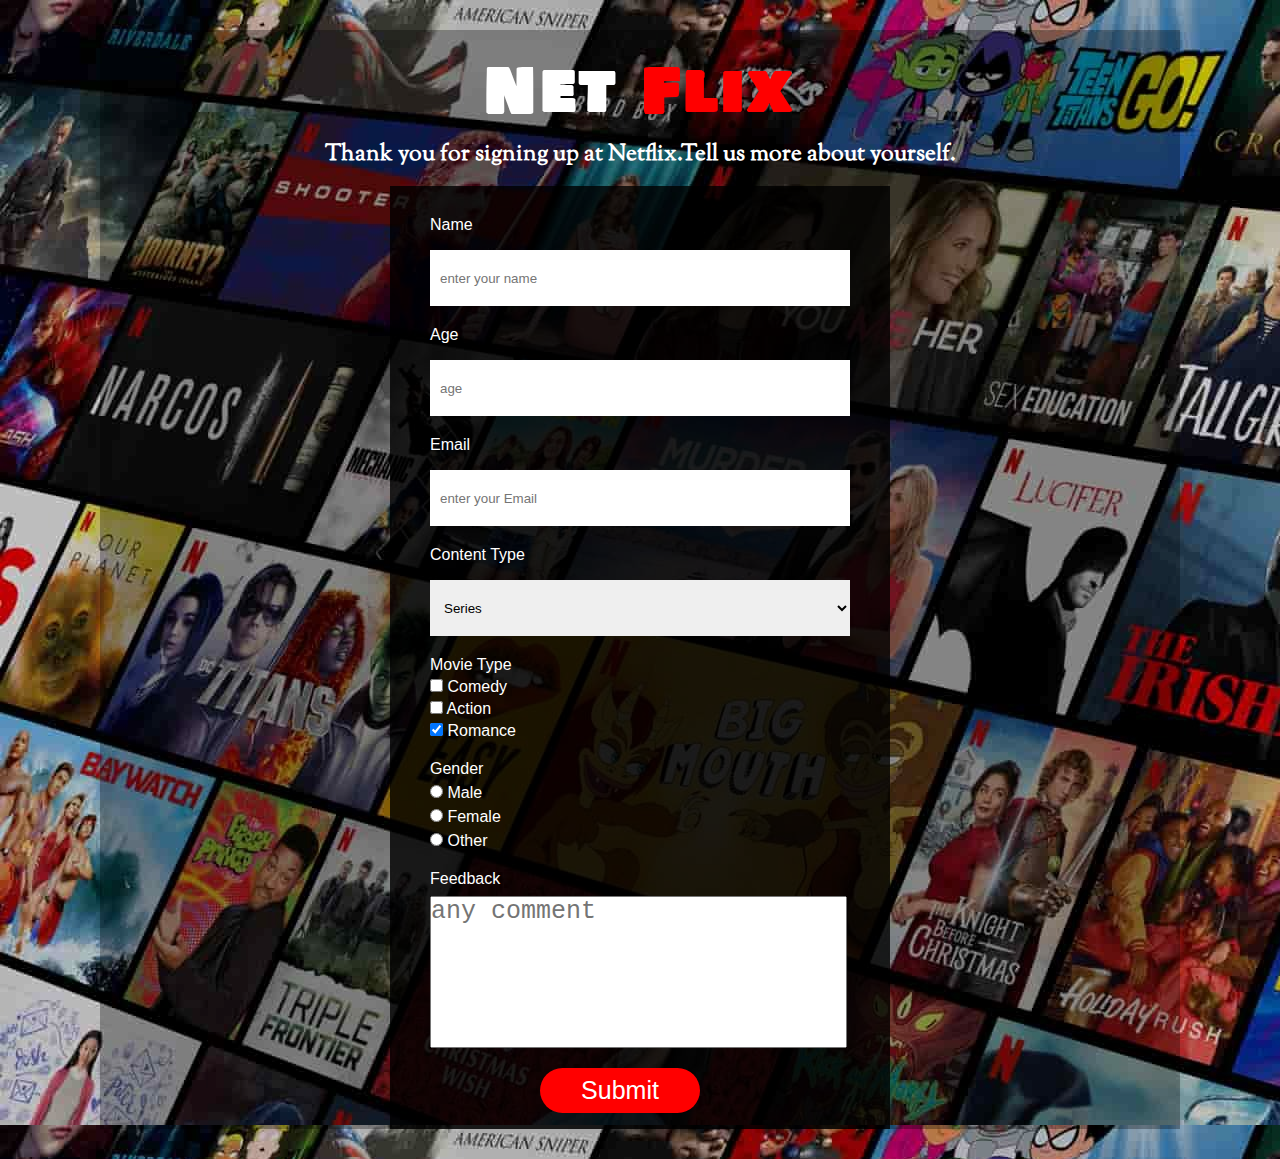
<file: index.html>
<!DOCTYPE html>
<html lang="en">

<head>
    <meta charset="UTF-8" />
    <meta name="viewport" content="width=device-width, initial-scale=1.0" />
    <title>Survey Form</title>
    <link rel="stylesheet" href="index.css" />
    <link href="https://fonts.googleapis.com/css2?family=Bowlby+One+SC&family=Sorts+Mill+Goudy&display=swap"
        rel="stylesheet" />
</head>

<body>
    <div id="container">
        <h1 id="title">Net <span>Flix</span></h1>

        <h3 id="description">Thank you for signing up at Netflix.Tell us more about yourself.</h3>

        <form action="result.html" id="survey-form" method="GET" name="form" target="_blank">
            <div class="box">
                <label for="name" id="name-label">Name</label><br />
                <input type="text" name="name" id="name" placeholder="enter your name" required /><br />
            </div>
            <div class="box">
                <label for="number" id="number-label">Age</label><br />
                <input type="number" name="age" id="number" placeholder="age" min="18" max="99" required />
            </div>

            <div class="box">
                <label for="email" id="email-label">Email</label><br />
                <input type="email" name="mail" id="email" placeholder="enter your Email" required />
            </div>

            <div class="box">
                <label for="dropdown" id="dropdown-label">Content Type</label><br />
                <select name="content" id="dropdown">
                    <option value="movie">Movie</option>
                    <option value="series" selected>Series</option>
                </select>
            </div>
            <div class="box">
                <label id="checkbox">Movie Type</label><br />
                <label for="first-check"><input type="checkbox" name="movie1" id="first-check" value="Comedy" />
                    Comedy</label><br />
                <label for="second-check"><input type="checkbox" name="movie2" id="second-check" value="Action" />
                    Action</label><br />
                <label for="third-check"><input type="checkbox" name="movie3" id="third-check" value="Romance"
                        checked />
                    Romance</label><br />
            </div>

            <div class="box">
                <label id="radiobutton"> Gender</label><br />
                <label><input type="radio" name="gender" id="first-radio" value="male" /> Male</label><br />
                <label><input type="radio" name="gender" id="second-radio" value="female" /> Female</label><br />
                <label><input type="radio" name="gender" id="third-radio" value="other" /> Other</label><br />
            </div>

            <div class="box box-textarea">
                <label for="feedback" id="feed-label">Feedback</label><br />
                <textarea name="message" id="feedback" cols="50" rows="10" placeholder="any comment"
                    style="resize: none"></textarea>
            </div>
            <input type="submit" value="Submit" id="submit" />
        </form>
    </div>
</body>

</html>
</file>
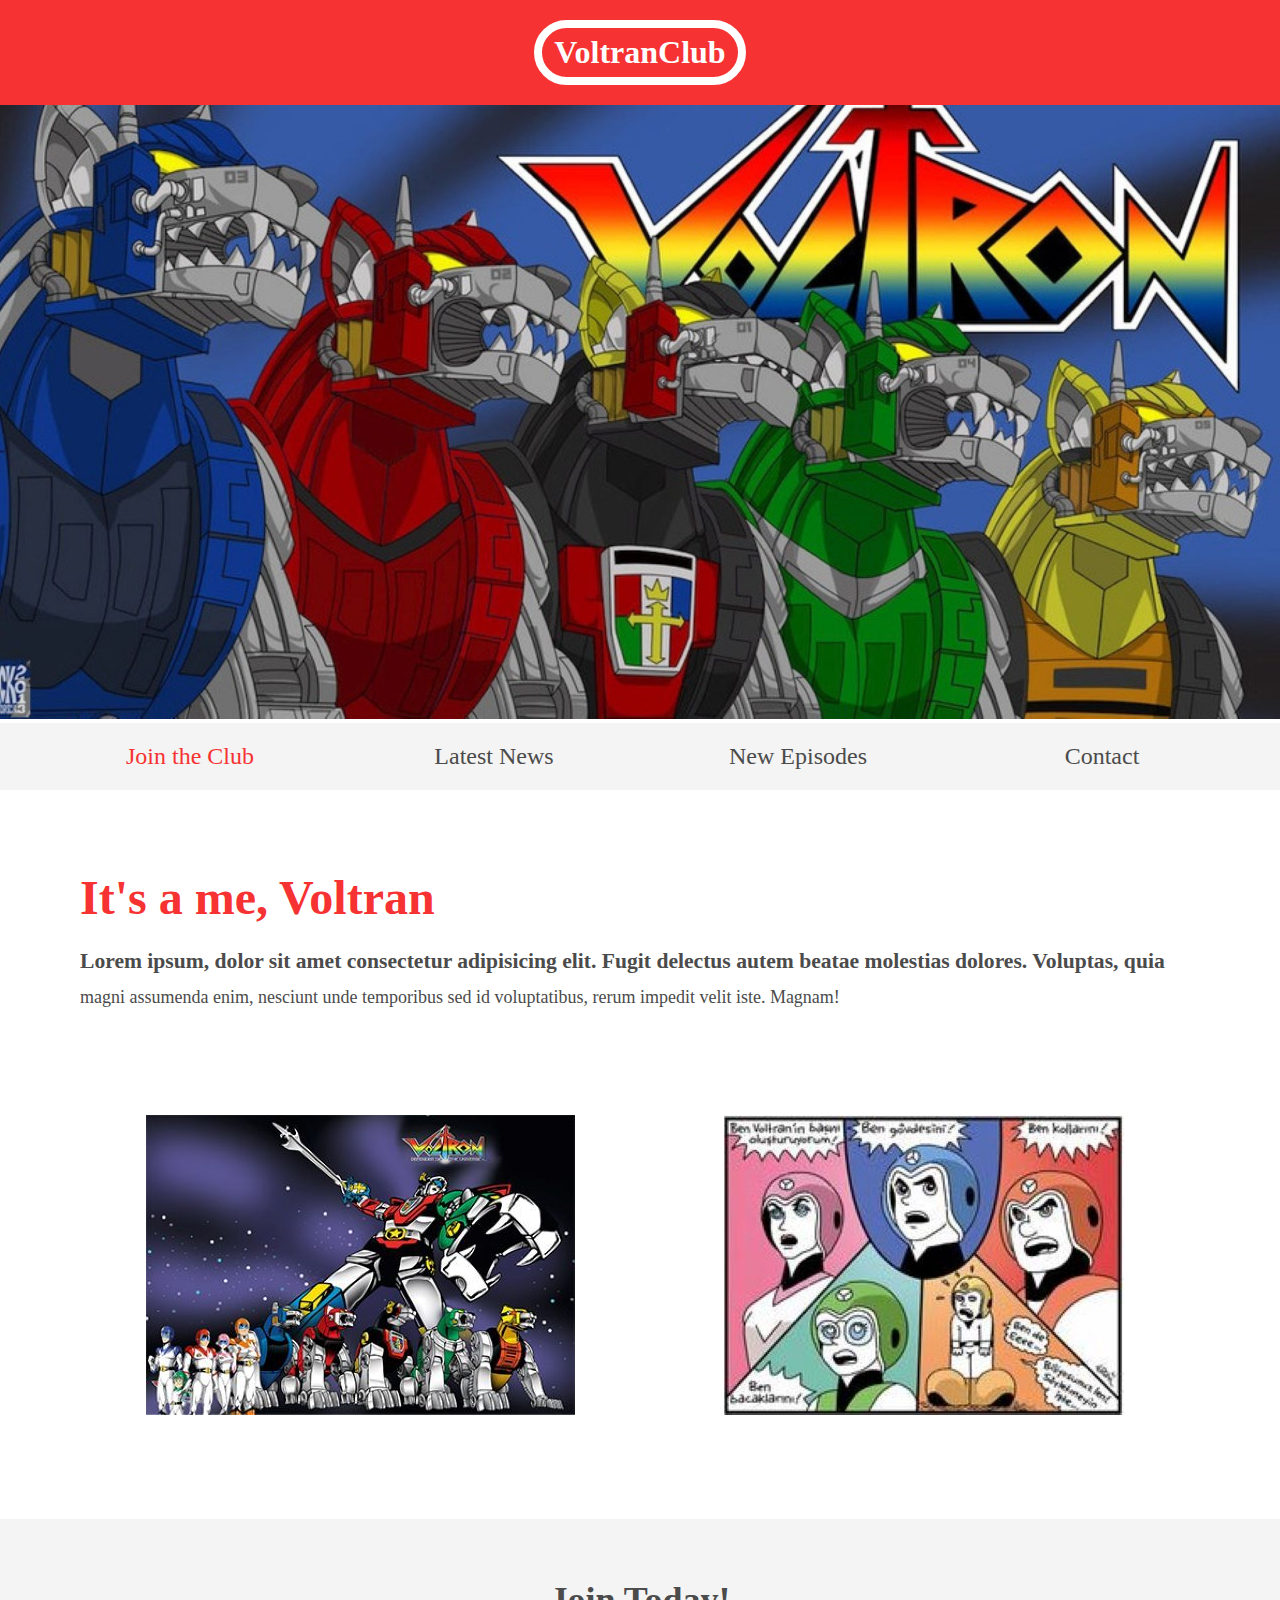
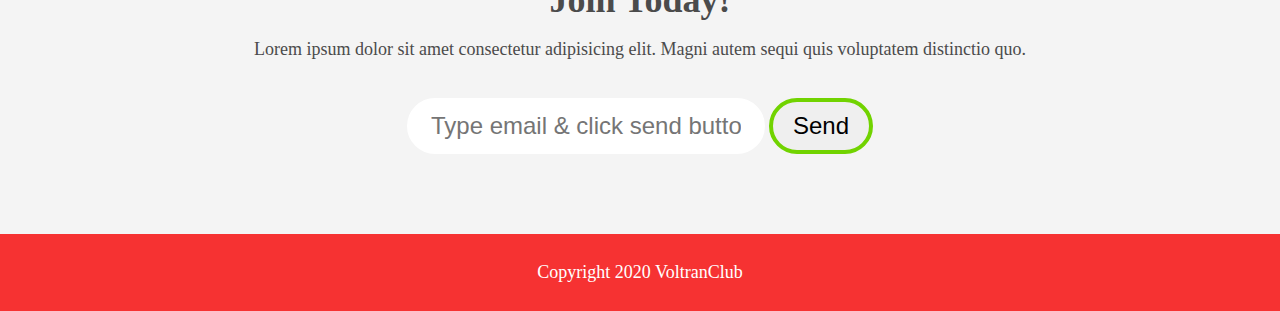
<file: html-css/hands-on/HTML-SEMANTIC/index.html>
<!DOCTYPE html>
<html lang="en">
  <head>
    <meta charset="UTF-8" />
    <meta name="viewport" content="width=device-width, initial-scale=1.0" />
    <title>VoltranClub</title>
    <link rel="stylesheet" href="index.css" />
  </head>
  <body>
    <!-- header>h1 -->
    <header>
      <h1>VoltranClub</h1>
    </header>
    <!-- section.banner>img -->
    <section class="banner">
      <img src="./images/voltran.jpg" alt="VoltranClub Welcome banner" />
    </section>
    <!-- nav.main-nav>ul>li*4>a -->
    <nav class="main-nav">
      <ul>
        <li><a href="#" class="join">Join the Club</a></li>
        <li><a href="#">Latest News</a></li>
        <li><a href="#">New Episodes</a></li>
        <li><a href="#">Contact</a></li>
      </ul>
    </nav>
    <!-- main>(article>h2+p)+ul.images>li*2>img -->
    <main>
      <article>
        <h2>It's a me, Voltran</h2>
        <p>
          Lorem ipsum, dolor sit amet consectetur adipisicing elit. Fugit
          delectus autem beatae molestias dolores. Voluptas, quia magni
          assumenda enim, nesciunt unde temporibus sed id voluptatibus, rerum
          impedit velit iste. Magnam!
        </p>
      </article>
      <ul class="images">
        <li><img src="./images/voltran2.jpg" alt="Voltran thumbnail" /></li>
        <li><img src="./images/voltran3.jpg" alt="Voltran thumbnail" /></li>
      </ul>
    </main>
    <!-- section.join>h2+p+form>input[type=email]+input -->
    <section class="join">
      <h2>Join Today!</h2>
      <p>
        Lorem ipsum dolor sit amet consectetur adipisicing elit. Magni autem
        sequi quis voluptatem distinctio quo.
      </p>
      <form action="xxxx">
        <input
          type="email"
          name="email"
          placeholder="Type email & click send button"
          required
        />
        <input type="submit" value="Send" />
      </form>
    </section>
    <!-- footer>p.copyright -->
    <footer>
      <p class="copyright">Copyright 2020 VoltranClub</p>
    </footer>
  </body>
</html>
</file>
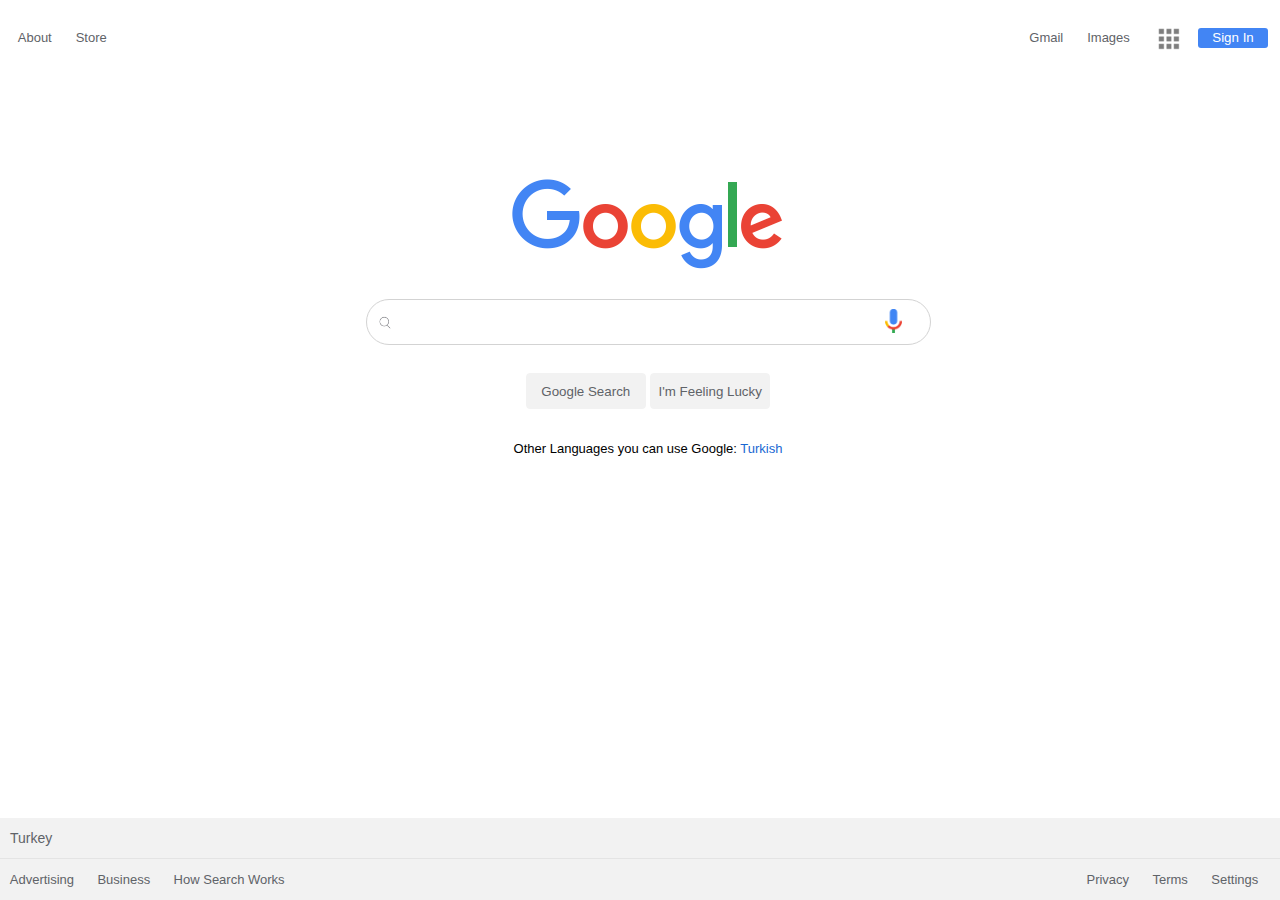
<file: html-css/projects/002-Google Landing Page/index.html>
<!DOCTYPE html>
<html lang="en">
<head>
    <meta charset="UTF-8">
    <meta name="viewport" content="width=device-width, initial-scale=1.0">
    <title>Google Landing Page</title>
    <link rel="stylesheet" href="index.css">
    <link rel="shortcut icon" href="./images/gfavicon.png" type="image/png">
</head>
<body>
    <header class="clearfix">
        <ul class="header-left">
            <li><a href="#">About</a></li>
            <li><a href="#">Store</a></li>
        </ul>
        <ul class="header-right">
            <li> <a href="#">Gmail</a> </li>
            <li> <a href="#">Images</a> </li>
            <li> <a href="#"> <img src="./images/appicon.png" alt="Application-Image" id="appicon"> </a> </li>
            <li> <button id="sign-in-btn">Sign In</button> </li>
        </ul>
    </header>
    <main>
        <img id="google-logo" src="./images/googlelogo.png" alt="google-logo">
        <div class="searchbar">
            <img id="mag" src="./images/magnifying_glass.jpg" alt="magnify-glass">
            <input id="search" type="search" name="search">
            <img id="microphone" src="./images/google_microphone.png" alt="microphone">
        </div>
        <div class="btn-container">
            <button id="btn1" type="button" name="button">Google Search</button>
            <button id="btn2" type="button" name="button">I'm Feeling Lucky</button>
        </div>
        <div class="lang">
            <p id="language">Other Languages you can use Google: <a href="#">Turkish</a> </p>
        </div>
    </main>
    <footer>
        <div class="country">Turkey</div>
        <ul class="footer-left">
            <li><a href="#">Advertising</a></li>
            <li><a href="#">Business</a></li>
            <li><a href="#">How Search Works</a></li>
        </ul>
        <ul class="footer-right">
            <li><a href="#">Privacy</a></li>
            <li><a href="#">Terms</a></li>
            <li><a href="#">Settings</a></li>
        </ul>
    </footer>
</body>
</html>
</file>
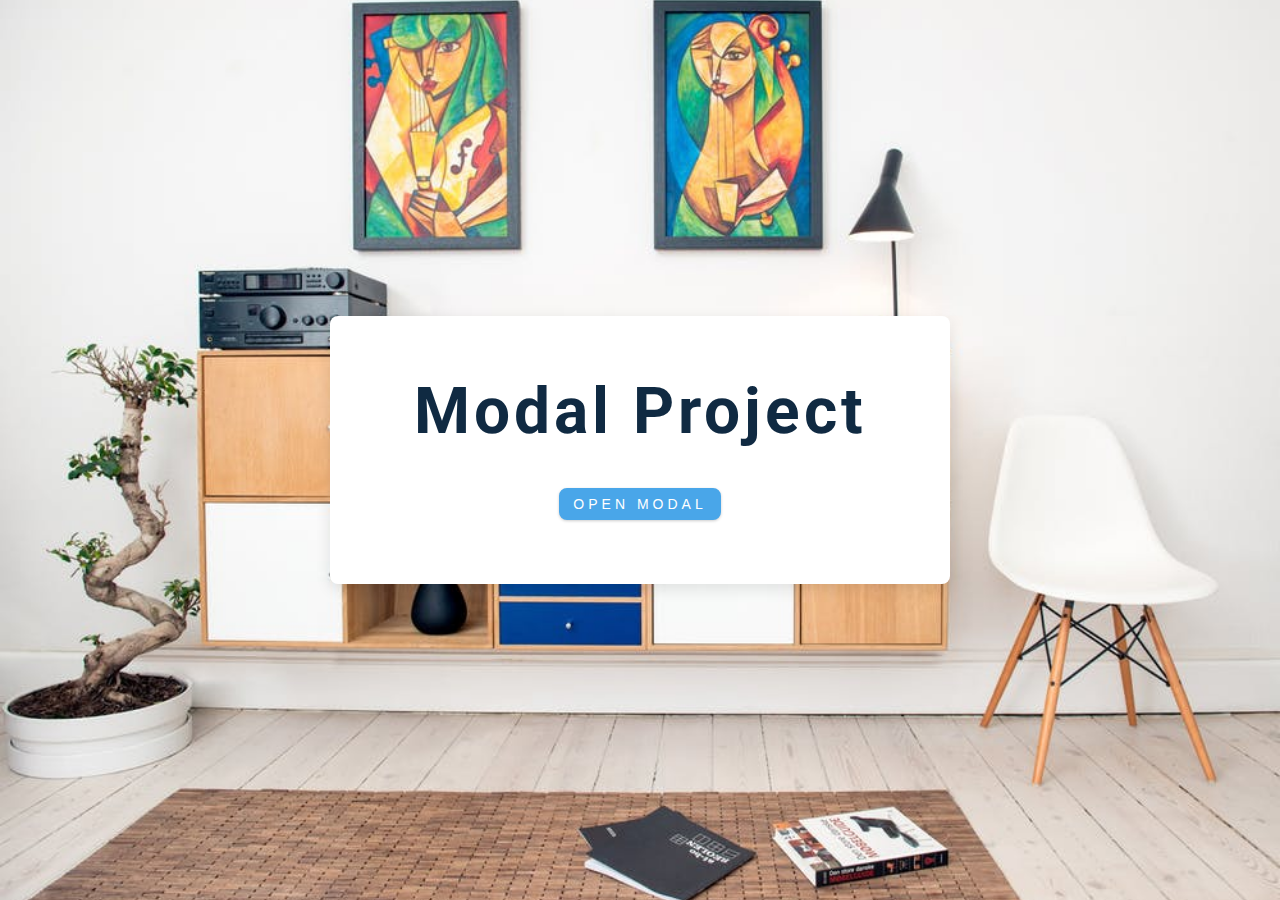
<file: javascript/hands-on/Modal/index.html>
<!DOCTYPE html>
<html lang="en">
  <head>
    <meta charset="UTF-8" />
    <meta name="viewport" content="width=device-width, initial-scale=1.0" />
    <title>Modal</title>
    <!-- font-awesome -->
    <link
      rel="stylesheet"
      href="https://cdnjs.cloudflare.com/ajax/libs/font-awesome/5.14.0/css/all.min.css"
    />
    <!-- styles -->
    <link rel="stylesheet" href="styles.css" />
  </head>
  <body>
    <!-- hero -->
    <header class="hero">
      <div class="banner">
        <h1>modal project</h1>
        <button class="btn modal-btn">
          open modal
        </button>
      </div>
    </header>
    <!-- modal -->
    <div class="modal-overlay">
      <div class="modal-container">
        <h3>modal content</h3>
        <button class="close-btn"><i class="fas fa-times"></i></button>
      </div>
    </div>
    <!-- javascript -->
    <script src="app.js"></script>
  </body>
</html>
</file>
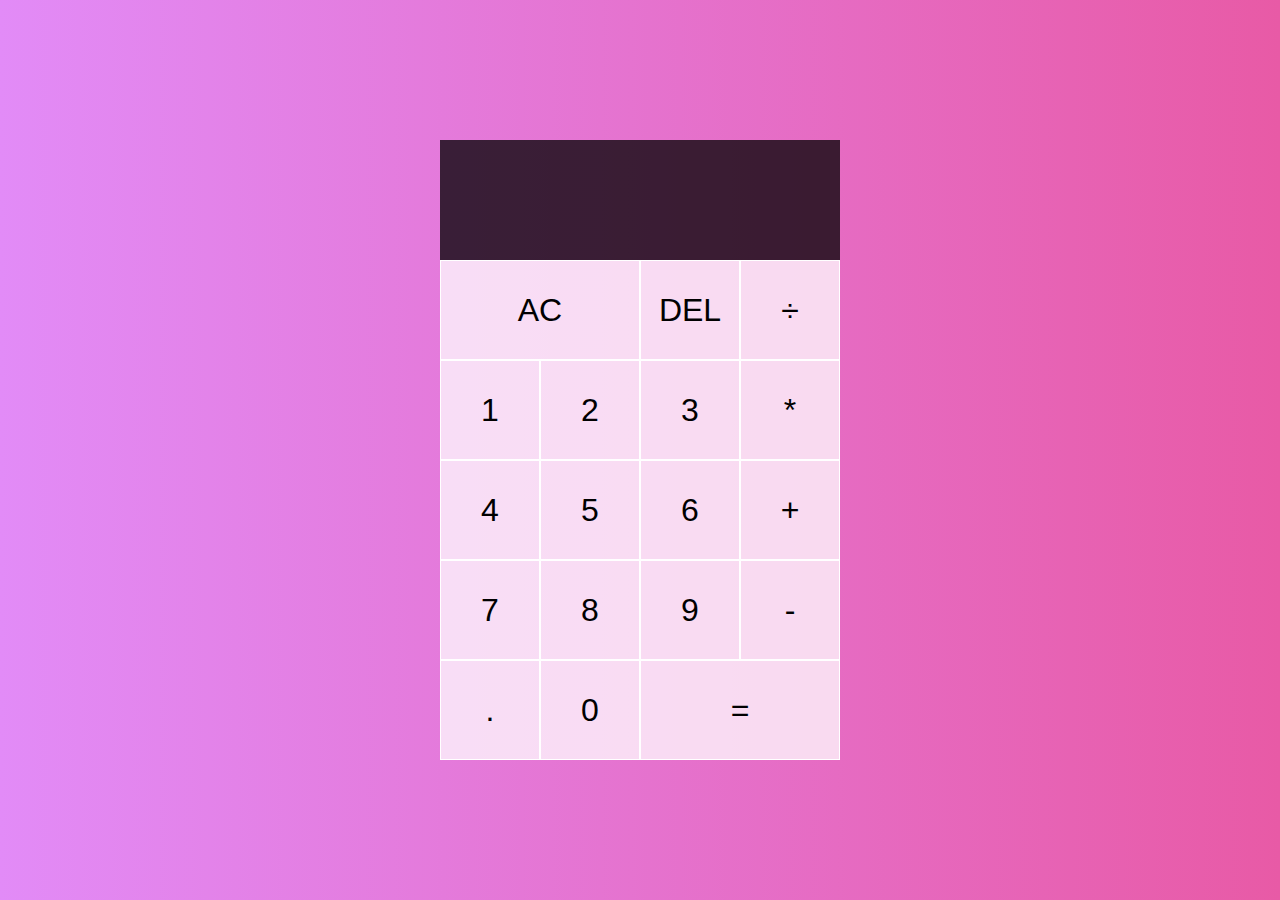
<file: javascript/projects/Calculator/index.html>
<!DOCTYPE html>
<html lang="en">
  <head>
    <meta charset="UTF-8" />
    <meta name="viewport" content="width=device-width, initial-scale=1.0" />
    <meta http-equiv="X-UA-Compatible" content="ie=edge" />
    <title>Calculator</title>
    <link href="style.css" rel="stylesheet" />
    <script src="index.js" defer></script>
  </head>
  <body>
    <div class="calculator-grid">
      <div class="output">
        <div data-previous-operand class="previous-operand"></div>
        <div data-current-operand class="current-operand"></div>
      </div>
      <button data-all-clear class="span-two">AC</button>
      <button data-delete>DEL</button>
      <button data-operation>÷</button>
      <button data-number>1</button>
      <button data-number>2</button>
      <button data-number>3</button>
      <button data-operation>*</button>
      <button data-number>4</button>
      <button data-number>5</button>
      <button data-number>6</button>
      <button data-operation>+</button>
      <button data-number>7</button>
      <button data-number>8</button>
      <button data-number>9</button>
      <button data-operation>-</button>
      <button data-number>.</button>
      <button data-number>0</button>
      <button data-equals class="span-two">=</button>
    </div>
  </body>
</html>
</file>
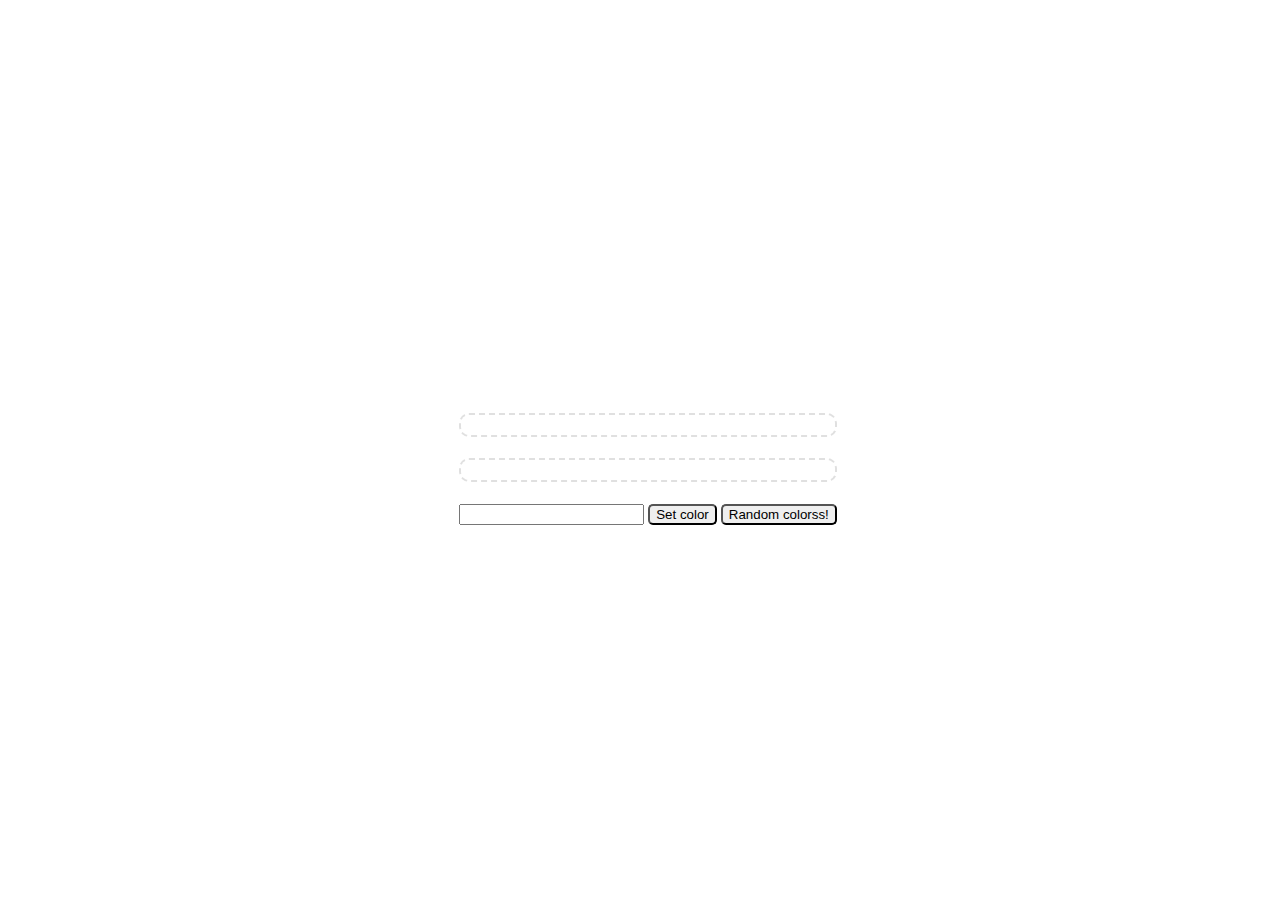
<file: javascript/projects/color changer/index.html>
<!DOCTYPE html>
<html lang="en">
  <head>
    <meta charset="UTF-8" />
    <meta name="viewport" content="width=device-width, initial-scale=1.0" />

    <link rel="stylesheet" href="styles.css" />
    <!-- styles -->
  </head>
  <body>
    <div class="container">
      <div class="content">
        <h1 class="color-label" id="colorName"></h1>
        <h1 class="color-label" id="colorDesc"></h1>

        <input class="colorInput" />
        <button class="button" id="setColorButton">Set color</button>
        <button class="button" id="randomColorButton">Random colorss!</button>
      </div>
    </div>
    <!-- javascript -->
    <script src="index.js"></script>
  </body>
</html>
</file>
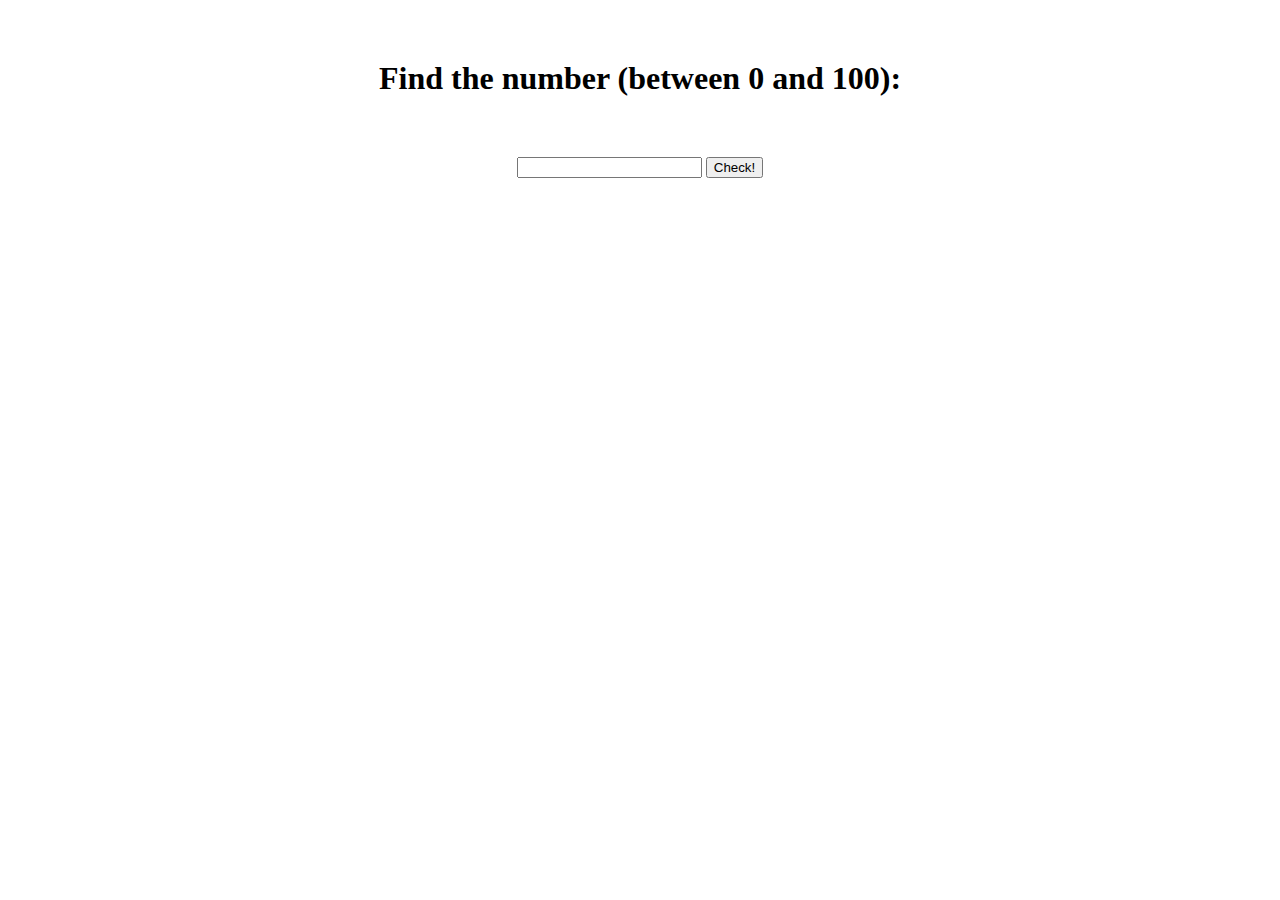
<file: javascript/projects/Find Number/index.html>
<!DOCTYPE html>
<html lang="en">
<head>
    <meta charset="UTF-8">
    <meta name="viewport" content="width=device-width, initial-scale=1.0">
    <title>find the number!</title>
    <link rel="stylesheet" type="text/css" href="style.css" />
</head>
<body>
    <h1 id="wstep">Find the number (between 0 and 100):</h1>
    <input id="nr_game" />
    <button id="check_it">Check!</button>
    <h2 id="answer"></h2>
    <div id="count_it"></div>
    <script src="index.js"></script>
</body>
</html>
</file>
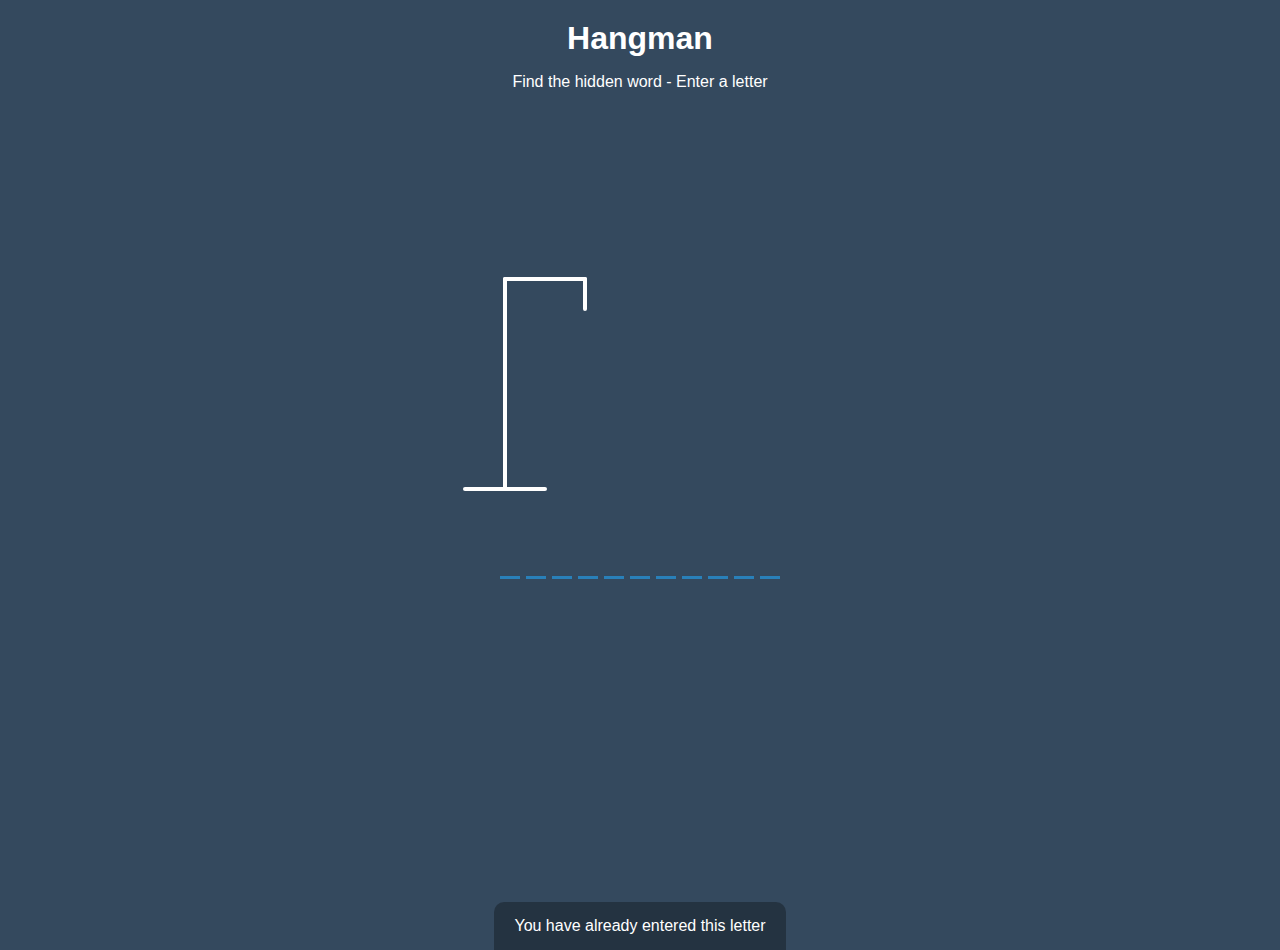
<file: javascript/projects/Hangman/index.html>
<!DOCTYPE html>
<html lang="en">
  <head>
    <meta charset="UTF-8" />
    <meta name="viewport" content="width=device-width, initial-scale=1.0" />
    <meta http-equiv="X-UA-Compatible" content="ie=edge" />
    <link rel="stylesheet" href="style.css" />
    <title>Hangman</title>
  </head>
  <body>
    <h1>Hangman</h1>
    <p>Find the hidden word - Enter a letter</p>
    <div class="game-container">
      <svg height="250" width="200" class="figure-container">
        <!-- Rod -->
        <line x1="60" y1="20" x2="140" y2="20" />
        <line x1="140" y1="20" x2="140" y2="50" />
        <line x1="60" y1="20" x2="60" y2="230" />
        <line x1="20" y1="230" x2="100" y2="230" />

        <!-- Head -->
        <circle cx="140" cy="70" r="20" class="figure-part" />
        <!-- Body -->
        <line x1="140" y1="90" x2="140" y2="150" class="figure-part" />
        <!-- Arms -->
        <line x1="140" y1="120" x2="120" y2="100" class="figure-part" />
        <line x1="140" y1="120" x2="160" y2="100" class="figure-part" />
        <!-- Legs -->
        <line x1="140" y1="150" x2="120" y2="180" class="figure-part" />
        <line x1="140" y1="150" x2="160" y2="180" class="figure-part" />
      </svg>

      <div class="wrong-letters-container">
        <div id="wrong-letters"></div>
      </div>

      <div class="word" id="word"></div>
    </div>

    <!-- Container for final message -->
    <div class="popup-container" id="popup-container">
      <div class="popup">
        <h2 id="final-message"></h2>
        <h3 id="final-message-reveal-word"></h3>
        <button id="play-button">Play Again</button>
      </div>
    </div>

    <!-- Notification -->
    <div class="notification-container" id="notification-container">
      <p>You have already entered this letter</p>
    </div>

    <script src="script.js"></script>
  </body>
</html>
</file>
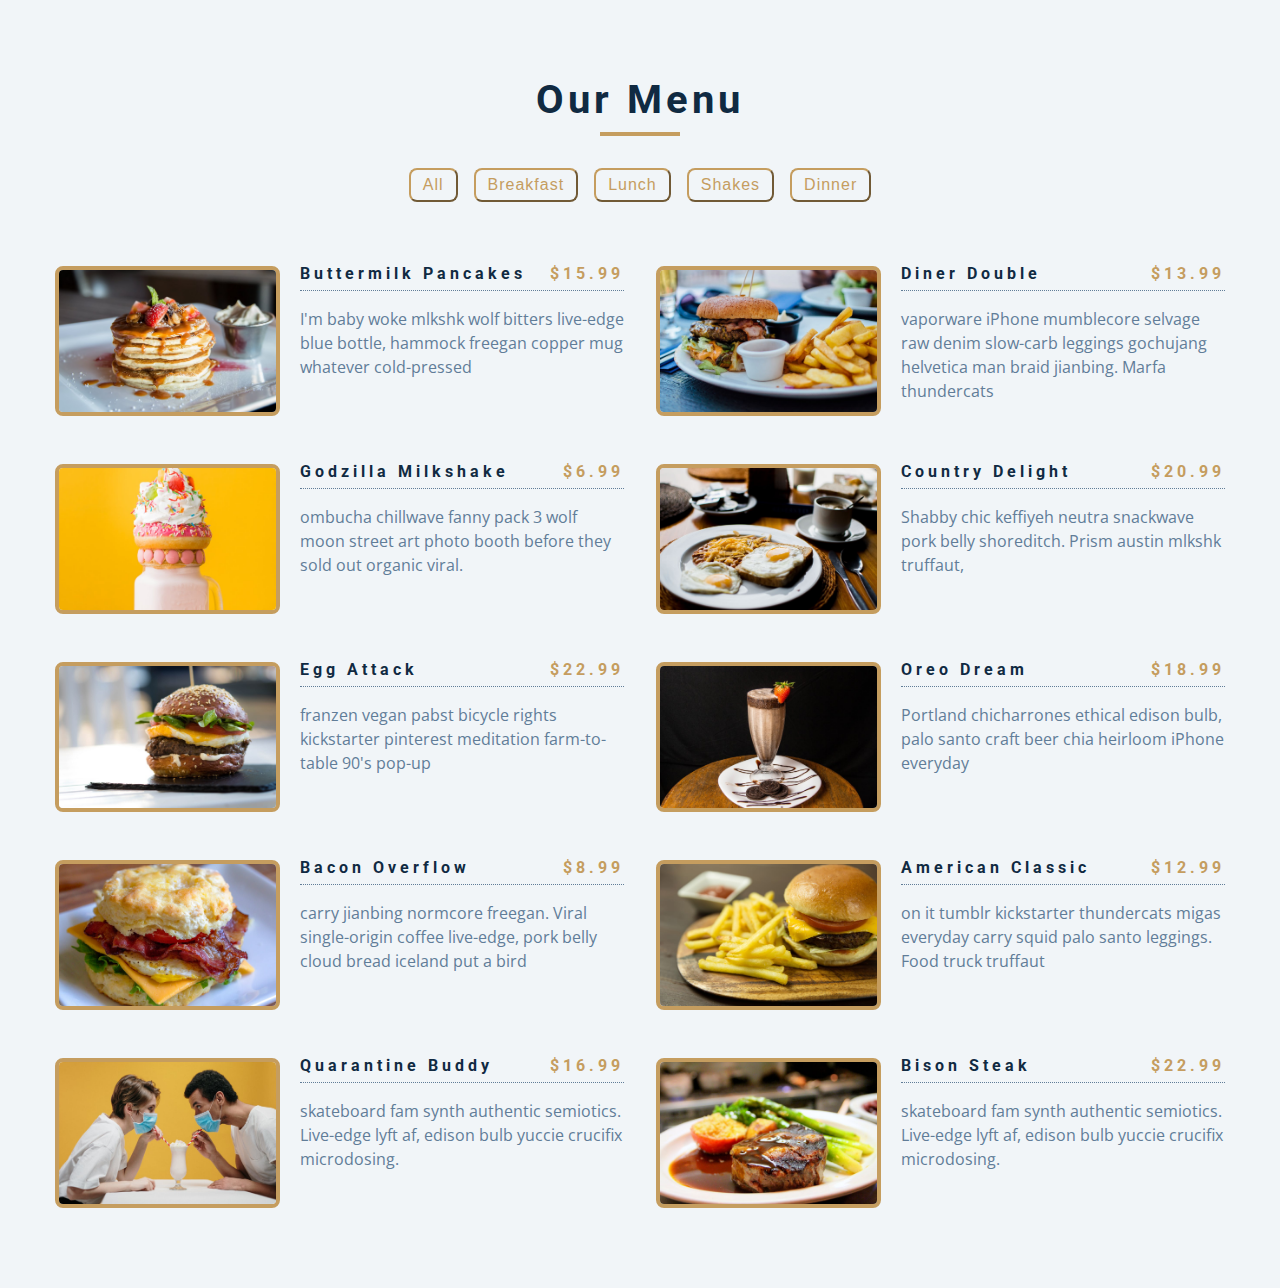
<file: javascript/projects/Menu List/index.html>
<!DOCTYPE html>
<html lang="en">
  <head>
    <meta charset="UTF-8" />
    <meta name="viewport" content="width=device-width, initial-scale=1.0" />
    <title>Menu</title>
    <!-- font-awesome -->
    <link
      rel="stylesheet"
      href="https://cdnjs.cloudflare.com/ajax/libs/font-awesome/5.14.0/css/all.min.css"
    />
    <!-- styles -->
    <link rel="stylesheet" href="styles.css" />
  </head>
  <body>
    <section class="menu">
      <!-- title -->
      <div class="title">
        <h2>our menu</h2>
        <div class="underline"></div>
      </div>

      <!-- filter buttons -->
      <div class="btn-container"></div>

      <!-- menu items -->
      <div class="section-center"></div>
    </section>
    <!-- javascript -->
    <script src="index.js"></script>
  </body>
</html>
</file>
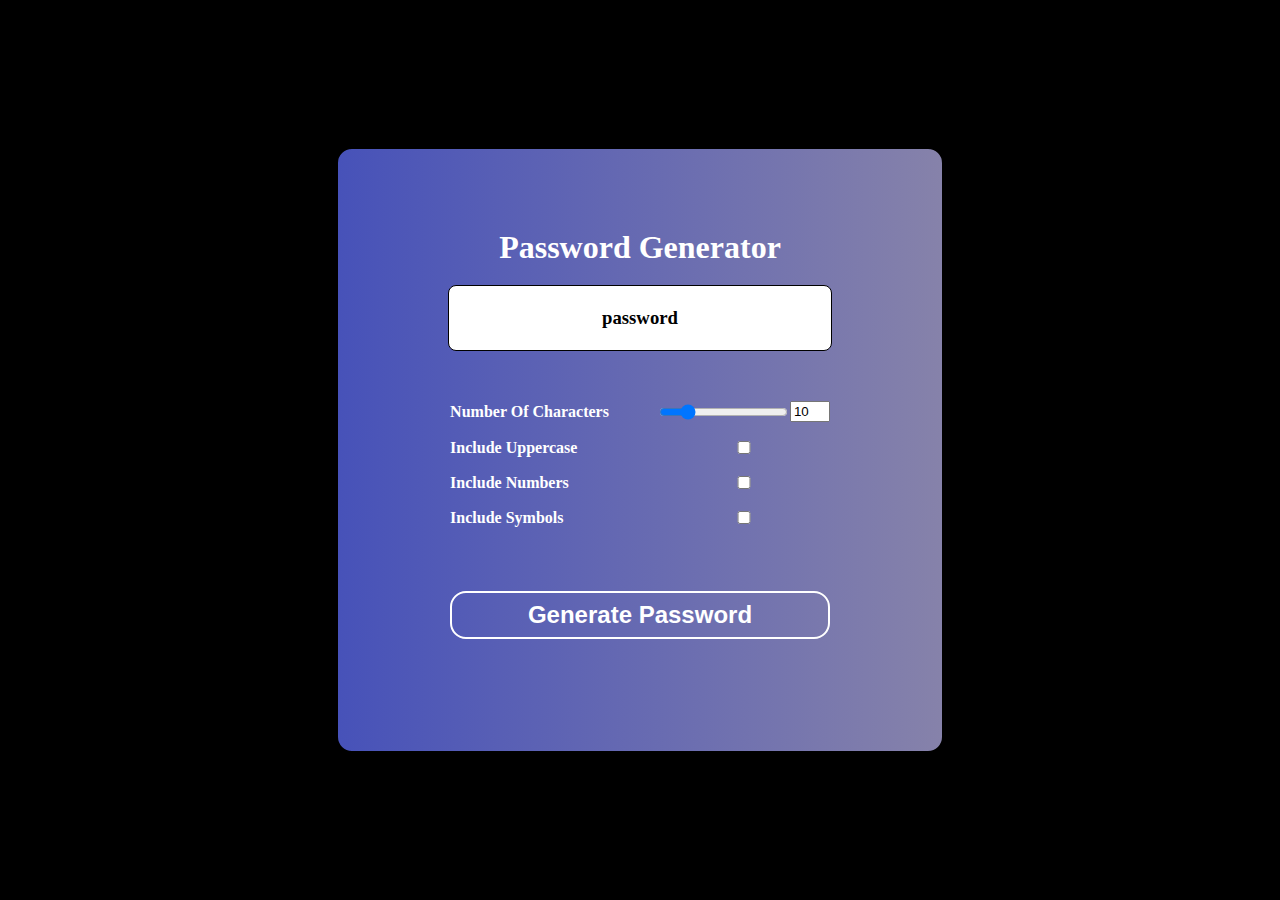
<file: javascript/projects/Password Generator/index.html>
<!DOCTYPE html>
<html lang="en">
<head>
  <meta charset="UTF-8">
  <meta name="viewport" content="width=device-width, initial-scale=1.0">
  <meta http-equiv="X-UA-Compatible" content="ie=edge">
  <script src="script.js" defer></script>
  <link rel="stylesheet" href="styles.css">
  <title>Password Generator</title>
</head>
<body>
  <div class="container">
    <h1 class="title">Password Generator</h1>
    <h3 class="password-display" id="passwordDisplay">password</h3>

    <form id="passwordGeneratorForm" class="form">

      <label for="characterAmountNumber">Number Of Characters</label>
      
      <div class="character-amount-container">

        <input type="range" min="1" max="50" value="10" id="characterAmountRange">

        
        <input class="number-input" type="number" min="1" max="50" value="10" id="characterAmountNumber">
      
    </div>


      
    <label for="includeUppercase">Include Uppercase</label>
      
    <input type="checkbox" id="includeUppercase">

      
    <label for="includeNumbers">Include Numbers</label>
      
    <input type="checkbox" id="includeNumbers">

      
    <label for="includeSymbols">Include Symbols</label>
      
    <input type="checkbox" id="includeSymbols">

      
    <button type="submit" class="btn">Generate Password</button>
    </form>
  </div>
</body>
</html>
</file>
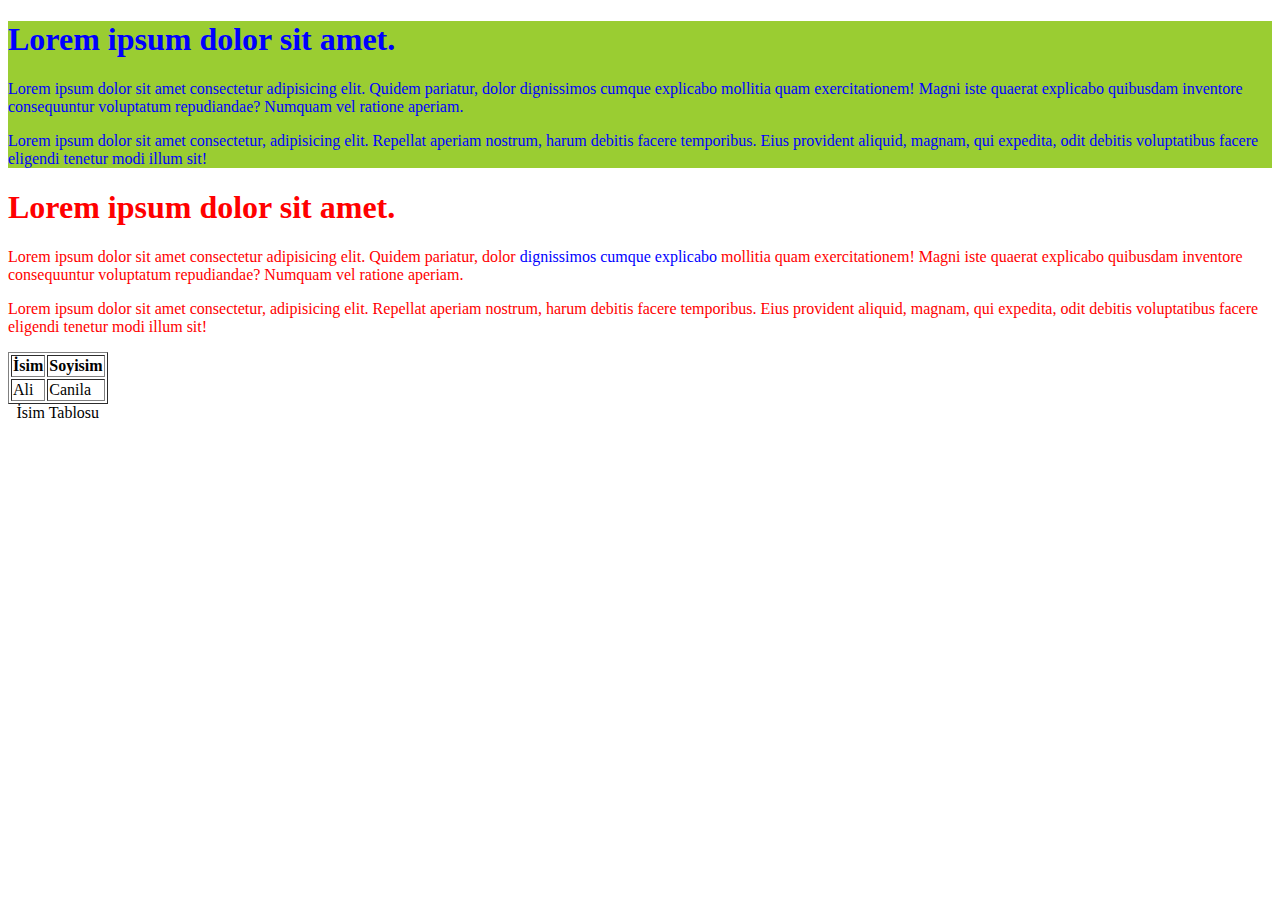
<file: html-css/class-notes/25-08-20/div-span.html>
<!DOCTYPE html>
<html lang="en">
  <head>
    <meta charset="UTF-8" />
    <meta name="viewport" content="width=device-width, initial-scale=1.0" />
    <title>Div And Span</title>
    <style>
      #box-1 {
        color: blue;
        background-color: yellowgreen;
      }

      #box-2 {
        color: red;
      }
      span {
        color:blue;
      }
    </style>
  </head>
  <body>
    <div id="box-1">
      <h1>Lorem ipsum dolor sit amet.</h1>
      <p>
        Lorem ipsum dolor sit amet consectetur adipisicing elit. Quidem
        pariatur, dolor dignissimos cumque explicabo mollitia quam
        exercitationem! Magni iste quaerat explicabo quibusdam inventore
        consequuntur voluptatum repudiandae? Numquam vel ratione aperiam.
      </p>
      <p>
        Lorem ipsum dolor sit amet consectetur, adipisicing elit. Repellat
        aperiam nostrum, harum debitis facere temporibus. Eius provident
        aliquid, magnam, qui expedita, odit debitis voluptatibus facere eligendi
        tenetur modi illum sit!
      </p>
    </div>

    <div id="box-2">
      <h1>Lorem ipsum dolor sit amet.</h1>
      <p>
        Lorem ipsum dolor sit amet consectetur adipisicing elit. Quidem
        pariatur, dolor <span> dignissimos cumque explicabo</span> mollitia quam
        exercitationem! Magni iste quaerat explicabo quibusdam inventore
        consequuntur voluptatum repudiandae? Numquam vel ratione aperiam.
      </p>
      <p>
        Lorem ipsum dolor sit amet consectetur, adipisicing elit. Repellat
        aperiam nostrum, harum debitis facere temporibus. Eius provident
        aliquid, magnam, qui expedita, odit debitis voluptatibus facere eligendi
        tenetur modi illum sit!
      </p>
    </div>

    <table border="1">
      <caption style="caption-side:bottom">
        İsim Tablosu
      </caption>
      <tr>
        <th>İsim</th>
        <th>Soyisim</th>
      </tr>

      <tr>
        <td>Ali</td>
        <td>Canila</td>
      </tr>
    </table>
  </body>
</html>
</file>
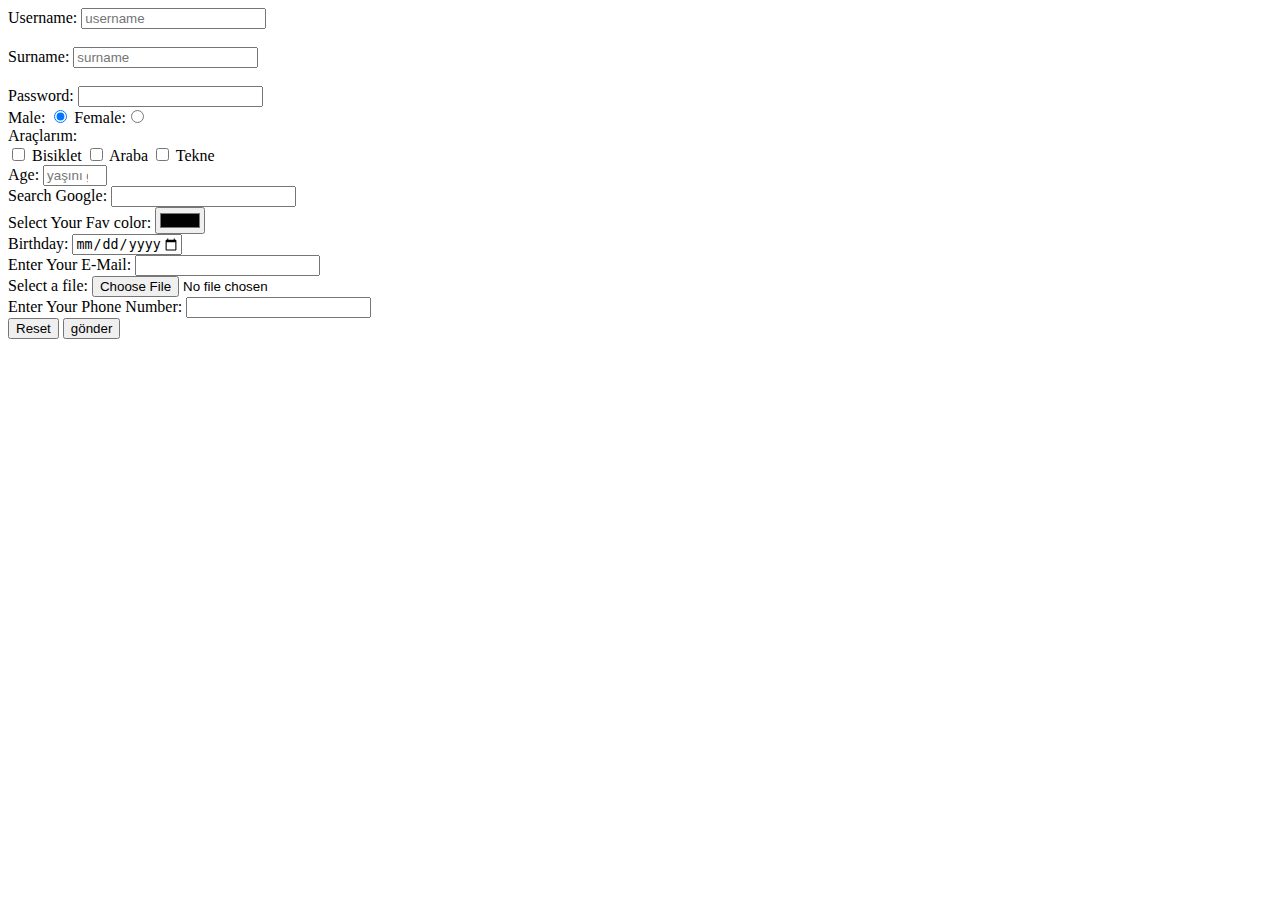
<file: html-css/class-notes/25-08-20/forms.html>
<!DOCTYPE html>
<html lang="en">
<head>
    <meta charset="UTF-8">
    <meta name="viewport" content="width=device-width, initial-scale=1.0">
    <title>Document</title>
</head>
<body>
    <form action="result.html" name="myfirstform" method="">
        <!-- Form Element, Attributes -->
        <div>
            <label> Username: <input type="text" name="Kullanıcı adı" id="username" placeholder="username"> </label>
            <br> <br>
            <label for="surname">Surname: </label>
            <input type="text" name="soyadı" id="surname" placeholder="surname">
            <br><br>
        </div>
        <div>
            <label>Password: <input type="password" name="şifre" id="password"> </label>
        </div>
        <div>
            <label for="cinsiyet-1">Male: <input type="radio" name="gender" value="male" id="cinsiyet-1" checked> </label>
            <label for="cinsiyet-2">Female:<input type="radio" name="gender" value="female" id="cinsiyet-2"></label>
        </div>
        <div>
            <label>Araçlarım:</label><br>
            <input type="checkbox" name="arac" id="arac-1" value="bisiklet">
            <label for="arac-1">Bisiklet</label>
            <input type="checkbox" name="arac" id="arac-2" value="araba">
            <label for="arac-2">Araba</label>
            <input type="checkbox" name="arac" id="arac-3" value="tekne">
            <label for="arac-3">Tekne</label>
        </div>
        <div>
            <label for="age">Age:</label>
            <input type="number" name="age" id="age" min="18" max="100" placeholder="yaşını giriniz">
        </div>
        <div>
            <label for="gsearch">Search Google:</label>
            <input type="search" name="search" id="gsearch">
        </div>
        <div>
            <label for="favcolor">Select Your Fav color:</label>
            <input type="color" name="favcolor" id="favcolor">
        </div>
        <div>
            <label for="birthday">Birthday:</label>
            <input type="date" name="date" id="birthday" min="1980-01-02" max="2023-01-02">
        </div>
        <div>
            <label for="email">Enter Your E-Mail:</label>
            <input type="email" name="email" id="email" maxlength="45">
        </div>
        <div>
            <label for="myfile">Select a file:</label>
            <input type="file" name="file" id="myfile">
        </div>
        <div>
            <label for="phone">Enter Your Phone Number:</label>
            <input type="tel" name="phone-number" id="phone" pattern="[0-9]{3}-[0-9]{2}-[0-9]{3}">
        </div>
        <input type="reset">
        <input type="submit" value="gönder">
    </form>
</body>
</html>
</file>
<file: index.css>
* {
    margin: 0;
    padding: 0;
}

 body {
    background-image: url("./images/Netflix_Background_Image.jpg"); 
    color: white;
    font-family: Arial, Helvetica, sans-serif;
}

#container {
    background-color: rgba(0, 0, 0, 0.3);
    margin: 30px 100px;
}

#title {
    text-align: center;
    font-size: 60px;
    font-family: 'Bowlby One SC', cursive;
    padding-top: 15px;
    letter-spacing: 5px;
}
span {
    color: #ff0000;
}

#description {
    text-align: center;
    font-size: 23px;
    font-family: 'Sorts Mill Goudy', serif;
    margin-bottom: 15px;
}

#survey-form {
    width:500px;
    height: auto;
    background-color: rgba(0, 0, 0, 0.8);
    margin:auto;
    padding-top: 10px;

}
#name,
#number,
#email,
#dropdown {
    margin-top: 16px;
    height:36px;
    width: 400px;
    border: none;
    padding: 10px;
}

#dropdown{
    box-sizing: content-box;
    resize: none;
}
.box {
    margin-top:20px;
    margin-left: 40px;
}

.text-area {
    margin-top: 10px;
}

#feedback{
    margin-top: 8px;
}

#submit {
    background-color:red;
    font-size: 25px;
    height: 45px;
    width: 160px;
    border-radius: 50px;
    border:none;
    color:white;
    cursor: pointer;
    margin:16px 0px 16px 150px;
}
#submit:hover {
    background-color: white;
    color:red
}

#first-check,
#second-check,
#third-check {
    margin-top:5px
}
#first-radio,
#second-radio,
#third-radio {
    margin-top:7px
}

#feedback::placeholder {
    font-size: 25px;
}
</file>
<file: html-css/hands-on/HTML-SEMANTIC/index.css>
body, ul, li, h1, h2, a{
    margin: 0;
    padding: 0;
    font-family: tahoma;
  }
  p{
    font-size: 18px;
  }
  header{
    background-color: #F63232;
    padding: 20px 0;
    text-align: center;
    position: fixed;
    width: 100%;
    top: 0;
    left: 0;
    z-index: 1;
  }
  header h1{
    color: white;
    border: 8px solid white;
    display: inline-block;
    padding: 6px 12px;
    border-radius: 36px;
  }
  .banner{
    position: relative;
  }
  .banner img{
    max-width: 100%;
  }
  nav{
    background: #F4F4F4;
    padding: 20px;
    position: sticky;
    top: 106px;
    z-index: 1;
  }
  nav ul{
    white-space: nowrap;
    max-width: 1200px;
    margin: 0 auto;
    text-align: center;
  }
  nav li{
    width: 25%;
    display: inline-block;
    font-size: 24px;
  }
  nav li a{
    text-decoration: none;
    color: #4B4B4B;
  }
  nav li a:hover{
    text-decoration: underline;
  }
  nav li a.join{
    color: #F63232;
  }
  main{
    max-width: 100%;
    width: 1200px;
    margin: 80px auto;
    padding: 0 40px;
    box-sizing: border-box;
  }
  article h2{
    color: #F63232;
    font-size: 48px;
  }
  article p{
    line-height: 2em;
    color: #4B4B4B;
  }
  article p::first-line{
    font-weight: bold;
    font-size: 1.2em;
  }
  .images{
    text-align: center;
    margin: 80px 0;
    white-space: nowrap;
  }
  .images li{
    display: inline-block;
    list-style-type: none;
    width: 40%;
    margin: 20px 5%;
    position: relative;
  }
  .images li:hover{
    top: -4px;
  }
  .images li img{
    max-width: 100%;
  }
  section.join{
    background: #F4F4F4;
    text-align: center;
    padding: 60px 20px;
    color: #4B4B4B;
  }
  section.join h2{
    font-size: 36px;
  }
  form input{
    margin: 20px 0;
    padding: 10px 20px;
    font-size: 24px;
    border-radius: 28px;
    border: 4px solid white;
  }
  form input:focus{
    border: 4px dashed #4B4B4B;
    outline: none;
  }
  form input:valid{
    border: 4px solid #71d300;
  }
  footer{
    background: #F63232;
    color: white;
    padding: 10px;
    text-align: center;
  }
  /* responsive styles */
  @media screen and (max-width: 1400px){
    .banner .welcome{
      font-size: 40px;
    }
  }
  @media screen and (max-width: 960px){
    .banner .welcome{
      font-size: 28px;
    }
    nav li{
      font-size: 18px;
    }
  }
  @media screen and (max-width: 700px){
    .banner .welcome{
      font-size: 20px;
      position: relative;
      text-align: center;
    }
    .banner .welcome br{
      display: none;
    }
    .banner .welcome span{
      font-size: 1em;
    }
    nav li{
      font-size: 18px;
    }
    .images li{
      width: 100%;
      display: block;
      margin: 20px auto;
    }
  }
  @media screen and (max-width: 560px){
    .banner .welcome{
      font-size: 20px;
      position: relative;
      text-align: center;
    }
    .banner .welcome br{
      display: none;
    }
    .banner .welcome span{
      font-size: 1em;
    }
    nav li{
      display: block;
      width: 100%;
      margin: 12px 0;
    }
    article h2{
      font-size: 36px;
    }
    header, nav{
      position: relative;
      top: 0;
    }
  }
</file>
<file: html-css/projects/002-Google Landing Page/index.css>
html {
    box-sizing: border-box;
  }
  body {
    font-family: Arial, sans-serif;
    width: 100%;
    overflow: hidden;
  }
  .header-left {
    float: left;
    padding: 0px;
    margin-top: 20px;
  }
  .header-right {
    float: right;
    margin-right: 20px;
  }
  .clearfix::after {
    content: " ";
    display: block;
    clear: both;
  }
  ul {
    list-style-type: none;
  }
  ul li {
    display: inline-block;
  }
  ul a {
    color: #5f6368;
    text-decoration: none;
    margin-left: 0.75em;
    margin-right: 0.75em;
    font-size: 13px;
  }
  a:hover {
    text-decoration: underline;
  }
  #appicon {
    vertical-align: middle;
    opacity: 0.5;
  }
  #appicon:hover {
    opacity: 1;
  }
  #sign-in-btn {
    color: white;
    background-color: #4285f4;
    border: none;
    height: 20px;
    width: 70px;
    border-radius: 3px;
  }
  #sign-in-btn:hover {
    cursor: pointer;
  }
  #sign-in-btn:active {
    box-shadow: inset 0 2px 0 rgba(0, 0, 0, 0.15);
  }
  #google-logo {
    width: 272px;
    height: 92px;
    display: block;
    margin: 109px auto 0;
  }
  .searchbar {
    width: 563px;
    height: 44px;
    border: 1px solid lightgray;
    border-radius: 25px;
    margin: 28px auto;
  }
  .searchbar:hover {
    box-shadow: 0 0 10px lightgray;
  }
  #mag {
    height: 20px;
    width: 20px;
    border-radius: 5px;
    position: relative;
    top: 9px;
    left: 8px;
  }
  #search {
    height: 33px;
    width: 460px;
    margin-left: 10px;
    border: none;
    outline: none;
    position: relative;
    top: 4px;
    font-size: 16px;
  }
  #microphone {
    height: 24px;
    position: relative;
    top: 9px;
    right: -20px;
    cursor: pointer;
  }
  #keyboard {
    vertical-align: middle;
    cursor: pointer;
  }
  .btn-container {
    text-align: center;
  }
  #btn1,
  #btn2 {
    height: 36px;
    min-width: 120px;
    background-color: #f2f2f2;
    border: 1px solid #f2f2f2;
    border-radius: 4px;
    color: #5f6368;
    outline: none;
  }
  #btn1:hover,
  #btn2:hover {
    box-shadow: 0 1px 1px rgba(0, 0, 0, 0.1);
    background-color: #f8f8f8;
    border: 1px solid #c6c6c6;
    color: #222222;
    cursor: pointer;
  }
  #btn1:active,
  #btn2:active {
    border: 1px solid #4285f4;
    outline: none;
  }
  #language {
    text-align: center;
    margin-top: 32px;
    font-size: small;
  }
  #language a {
    color: #1967d2;
    text-decoration: none;
  }
  footer {
    position: fixed;
    bottom: 0;
    left: 0;
    width: 100%;
    background-color: #f2f2f2;
    font-size: 14px;
    line-height: 40px;
  }
  .country {
    border-bottom: 1px solid #e4e4e4;
    padding-left: 10px;
    color: #5f6368;
  }
  .footer-left {
    float: left;
    padding: 0;
    margin: 0;
  }
  .footer-right {
    float: right;
    margin: 0 12px 0 0;
  }
</file>
<file: javascript/hands-on/Modal/styles.css>
/*
=============== 
Fonts
===============
*/
@import url("https://fonts.googleapis.com/css?family=Open+Sans|Roboto:400,700&display=swap");

/*
=============== 
Variables
===============
*/

:root {
  /* dark shades of primary color*/
  --clr-primary-1: hsl(205, 86%, 17%);
  --clr-primary-2: hsl(205, 77%, 27%);
  --clr-primary-3: hsl(205, 72%, 37%);
  --clr-primary-4: hsl(205, 63%, 48%);
  /* primary/main color */
  --clr-primary-5: #49a6e9;
  /* --clr-primary-5: rgb(73, 166, 233); */
  /* lighter shades of primary color */
  --clr-primary-6: hsl(205, 89%, 70%);
  --clr-primary-7: hsl(205, 90%, 76%);
  --clr-primary-8: hsl(205, 86%, 81%);
  --clr-primary-9: hsl(205, 90%, 88%);
  --clr-primary-10: hsl(205, 100%, 96%);
  /* darkest grey - used for headings */
  --clr-grey-1: hsl(209, 61%, 16%);
  --clr-grey-2: hsl(211, 39%, 23%);
  --clr-grey-3: hsl(209, 34%, 30%);
  --clr-grey-4: hsl(209, 28%, 39%);
  /* grey used for paragraphs */
  --clr-grey-5: hsl(210, 22%, 49%);
  --clr-grey-6: hsl(209, 23%, 60%);
  --clr-grey-7: hsl(211, 27%, 70%);
  --clr-grey-8: hsl(210, 31%, 80%);
  --clr-grey-9: hsl(212, 33%, 89%);
  --clr-grey-10: hsl(210, 36%, 96%);
  --clr-white: #fff;
  --clr-red-dark: hsl(360, 67%, 44%);
  --clr-red-light: hsl(360, 71%, 66%);
  --clr-green-dark: hsl(125, 67%, 44%);
  --clr-green-light: hsl(125, 71%, 66%);
  --clr-black: #222;
  --ff-primary: "Roboto", sans-serif;
  --ff-secondary: "Open Sans", sans-serif;
  --transition: all 0.3s linear;
  --spacing: 0.25rem;
  --radius: 0.5rem;
  --light-shadow: 0 5px 15px rgba(0, 0, 0, 0.1);
  --dark-shadow: 0 5px 15px rgba(0, 0, 0, 0.2);
  --max-width: 1170px;
  --fixed-width: 620px;
}
/*
=============== 
Global Styles
===============
*/

*,
::after,
::before {
  margin: 0;
  padding: 0;
  box-sizing: border-box;
}
body {
  font-family: var(--ff-secondary);
  background: var(--clr-grey-10);
  color: var(--clr-grey-1);
  line-height: 1.5;
  font-size: 0.875rem;
}
ul {
  list-style-type: none;
}
a {
  text-decoration: none;
}
img:not(.logo) {
  width: 100%;
}
img {
  display: block;
}

h1,
h2,
h3,
h4 {
  letter-spacing: var(--spacing);
  text-transform: capitalize;
  line-height: 1.25;
  margin-bottom: 0.75rem;
  font-family: var(--ff-primary);
}
h1 {
  font-size: 3rem;
}
h2 {
  font-size: 2rem;
}
h3 {
  font-size: 1.25rem;
}
h4 {
  font-size: 0.875rem;
}
p {
  margin-bottom: 1.25rem;
  color: var(--clr-grey-5);
}
@media screen and (min-width: 800px) {
  h1 {
    font-size: 4rem;
  }
  h2 {
    font-size: 2.5rem;
  }
  h3 {
    font-size: 1.75rem;
  }
  h4 {
    font-size: 1rem;
  }
  body {
    font-size: 1rem;
  }
  h1,
  h2,
  h3,
  h4 {
    line-height: 1;
  }
}
/*  global classes */

.btn {
  text-transform: uppercase;
  background: transparent;
  color: var(--clr-black);
  padding: 0.375rem 0.75rem;
  letter-spacing: var(--spacing);
  display: inline-block;
  transition: var(--transition);
  font-size: 0.875rem;
  border: 2px solid var(--clr-black);
  cursor: pointer;
  box-shadow: 0 1px 3px rgba(0, 0, 0, 0.2);
  border-radius: var(--radius);
}
.btn:hover {
  color: var(--clr-white);
  background: var(--clr-black);
}
/* section */
.section {
  padding: 5rem 0;
}

.section-center {
  width: 90vw;
  margin: 0 auto;
  max-width: 1170px;
}
@media screen and (min-width: 992px) {
  .section-center {
    width: 95vw;
  }
}
main {
  min-height: 100vh;
  display: grid;
  place-items: center;
}
/*
=============== 
Modal
===============
*/
.hero {
  min-height: 100vh;
  background: url("./hero.jpeg") center/cover no-repeat;
  display: grid;
  place-items: center;
}
.banner {
  background: var(--clr-white);
  padding: 4rem 0;
  border-radius: var(--radius);
  box-shadow: var(--light-shadow);
  text-align: center;
  width: 90vw;
  max-width: var(--fixed-width);
}
.modal-btn {
  margin-top: 2rem;
  background: var(--clr-primary-5);
  border-color: var(--clr-primary-5);
  color: var(--clr-white);
}
.modal-btn:hover {
  background: transparent;
  color: var(--clr-primary-5);
}
.modal-overlay {
  position: fixed;
  top: 0;
  left: 0;
  width: 100%;
  height: 100%;
  background: rgba(73, 166, 233, 0.5);
  display: grid;
  place-items: center;
  transition: var(--transition);
  visibility: hidden;
  z-index: -10;
}
/* OPEN/CLOSE MODAL */
.open-modal {
  visibility: visible;
  z-index: 10;
}
.modal-container {
  background: var(--clr-white);
  border-radius: var(--radius);
  width: 90vw;
  height: 30vh;
  max-width: var(--fixed-width);
  text-align: center;
  display: grid;
  place-items: center;
  position: relative;
}
.close-btn {
  position: absolute;
  top: 1rem;
  right: 1rem;
  font-size: 2rem;
  background: transparent;
  border-color: transparent;
  color: var(--clr-red-dark);
  cursor: pointer;
  transition: var(--transition);
}
.close-btn:hover {
  color: var(--clr-red-light);
  transform: scale(1.3);
}
</file>
<file: javascript/projects/Calculator/style.css>
*, *::before, *::after {
    box-sizing: border-box;
    font-family: Gotham Rounded, sans-serif;
    font-weight: normal;
  }
  body {
    padding: 0;
    margin: 0;
    background: linear-gradient(to right, #E28BF7, #E85AA6);
  }
  .calculator-grid {
    display: grid;
    justify-content: center;
    align-content: center;
    min-height: 100vh;
    grid-template-columns: repeat(4, 100px);
    grid-template-rows: minmax(120px, auto) repeat(5, 100px);
  }
  .calculator-grid > button {
    cursor: pointer;
    font-size: 2rem;
    border: 1px solid white;
    outline: none;
    background-color: rgba(255, 255, 255, .75);
  }
  .calculator-grid > button:hover {
    background-color: rgba(255, 255, 255, .9);
  }
  .span-two {
    grid-column: span 2;
  }
  .output {
    grid-column: 1 / -1;
    background-color: rgba(0, 0, 0, .75);
    display: flex;
    align-items: flex-end;
    justify-content: space-around;
    flex-direction: column;
    padding: 10px;
    word-wrap: break-word;
    word-break: break-all;
  }
  .output .previous-operand {
    color: rgba(255, 255, 255, .75);
    font-size: 1.5rem;
  }
  .output .current-operand {
    color: white;
    font-size: 2.5rem;
  }
</file>
<file: javascript/projects/color changer/styles.css>
html,
body {
  height: 100%;
  width: 100%;
}

.container {
  align-items: center;
  display: flex;
  justify-content: center;
  height: 100%;
  width: 100%;
}

.color-label {
  background-color: white;
  text-align: center;
  border-radius: 10px;
  padding: 10px;
  border: 2px dashed #e0e0e0;
}

#colorInput{
  border-radius: 5px;
}

.button{
  border-radius: 5px;
}
</file>
<file: javascript/projects/Find Number/style.css>
body {
    text-align: center;
    margin: 10px;
    background-image: url("https://www.funbrain.com/assets/img/content-cards/F2qRmLhRnmebc8jJAUjr_GuessTheNumber%403x.png");
    background-size: cover;
    background-repeat: no-repeat;
  }
  #wstep {
    text-align: center;
    color: #000;
    margin-top: 60px;
    margin-bottom: 60px;
    font-weight: bold;
  }
</file>
<file: javascript/projects/Hangman/style.css>
* {
    box-sizing: border-box;
  }
  
  body {
    background-color: #34495e;
    color: #fff;
    font-family: Arial, Helvetica, sans-serif;
    display: flex;
    flex-direction: column;
    align-items: center;
    height: 80vh;
    margin: 0;
    overflow: hidden;
  }
  
  h1 {
    margin: 20px 0 0;
  }
  
  .game-container {
    padding: 20px 30px;
    position: relative;
    margin: auto;
    height: 350px;
    width: 450px;
  }
  
  .figure-container {
    fill: transparent;
    stroke: #fff;
    stroke-width: 4px;
    stroke-linecap: round;
  }
  
  .figure-part {
    display: none;
  }
  
  .wrong-letters-container {
    position: absolute;
    top: 20px;
    right: 20px;
    display: flex;
    flex-direction: column;
    text-align: right;
  }
  
  .wrong-letters-container p {
    margin: 0 0 5px;
  }
  
  .wrong-letters-container span {
    font-size: 24px;
  }
  
  .word {
    display: flex;
    position: absolute;
    bottom: 10px;
    left: 50%;
    transform: translateX(-50%);
  }
  
  .letter {
    border-bottom: 3px solid #2980b9;
    display: inline-flex;
    font-size: 30px;
    align-items: center;
    justify-content: center;
    margin: 0 3px;
    height: 50px;
    width: 20px;
  }
  
  .popup-container {
    background-color: rgba(0, 0, 0, 0.3);
    position: fixed;
    top: 0;
    bottom: 0;
    left: 0;
    right: 0;
    /* display: flex; */
    display: none;
    align-items: center;
    justify-content: center;
  }
  
  .popup {
    background: #2980b9;
    border-radius: 5px;
    box-shadow: 0 15px 10px 3px rgba(0, 0, 0, 0.1);
    padding: 20px;
    text-align: center;
  }
  
  .popup button {
    cursor: pointer;
    background-color: #fff;
    color: #2980b9;
    border: 0;
    margin-top: 20px;
    padding: 12px 20px;
    font-size: 16px;
  }
  
  .popup button:active {
    transform: scale(0.98);
  }
  
  .popup button:focus {
    outline: 0;
  }
  
  .notification-container {
    background-color: rgba(0, 0, 0, 0.3);
    border-radius: 10px 10px 0 0;
    padding: 15px 20px;
    position: absolute;
    bottom: -50px;
    transition: transform 0.3s ease-in-out;
  }
  
  .notification-container p {
    margin: 0;
  }
  
  .notification-container.show {
    transform: translateY(-50px);
  }
</file>
<file: javascript/projects/Menu List/styles.css>
/*
=============== 
Fonts
===============
*/
@import url("https://fonts.googleapis.com/css?family=Open+Sans|Roboto:400,700&display=swap");

/*
=============== 
Variables
===============
*/

:root {
  /* dark shades of primary color*/
  --clr-primary-1: hsl(205, 86%, 17%);
  --clr-primary-2: hsl(205, 77%, 27%);
  --clr-primary-3: hsl(205, 72%, 37%);
  --clr-primary-4: hsl(205, 63%, 48%);
  /* primary/main color */
  --clr-primary-5: #49a6e9;
  /* lighter shades of primary color */
  --clr-primary-6: hsl(205, 89%, 70%);
  --clr-primary-7: hsl(205, 90%, 76%);
  --clr-primary-8: hsl(205, 86%, 81%);
  --clr-primary-9: hsl(205, 90%, 88%);
  --clr-primary-10: hsl(205, 100%, 96%);
  /* darkest grey - used for headings */
  --clr-grey-1: hsl(209, 61%, 16%);
  --clr-grey-2: hsl(211, 39%, 23%);
  --clr-grey-3: hsl(209, 34%, 30%);
  --clr-grey-4: hsl(209, 28%, 39%);
  /* grey used for paragraphs */
  --clr-grey-5: hsl(210, 22%, 49%);
  --clr-grey-6: hsl(209, 23%, 60%);
  --clr-grey-7: hsl(211, 27%, 70%);
  --clr-grey-8: hsl(210, 31%, 80%);
  --clr-grey-9: hsl(212, 33%, 89%);
  --clr-grey-10: hsl(210, 36%, 96%);
  --clr-white: #fff;
  --clr-red-dark: hsl(360, 67%, 44%);
  --clr-red-light: hsl(360, 71%, 66%);
  --clr-green-dark: hsl(125, 67%, 44%);
  --clr-green-light: hsl(125, 71%, 66%);
  --clr-gold: #c59d5f;
  --clr-black: #222;
  --ff-primary: "Roboto", sans-serif;
  --ff-secondary: "Open Sans", sans-serif;
  --transition: all 0.3s linear;
  --spacing: 0.25rem;
  --radius: 0.5rem;
  --light-shadow: 0 5px 15px rgba(0, 0, 0, 0.1);
  --dark-shadow: 0 5px 15px rgba(0, 0, 0, 0.2);
  --max-width: 1170px;
  --fixed-width: 620px;
}
/*
=============== 
Global Styles
===============
*/

*,
::after,
::before {
  margin: 0;
  padding: 0;
  box-sizing: border-box;
}
body {
  font-family: var(--ff-secondary);
  background: var(--clr-grey-10);
  color: var(--clr-grey-1);
  line-height: 1.5;
  font-size: 0.875rem;
}
ul {
  list-style-type: none;
}
a {
  text-decoration: none;
}
img:not(.logo) {
  width: 100%;
}
img {
  display: block;
}

h1,
h2,
h3,
h4 {
  letter-spacing: var(--spacing);
  text-transform: capitalize;
  line-height: 1.25;
  margin-bottom: 0.75rem;
  font-family: var(--ff-primary);
}
h1 {
  font-size: 3rem;
}
h2 {
  font-size: 2rem;
}
h3 {
  font-size: 1.25rem;
}
h4 {
  font-size: 0.875rem;
}
p {
  margin-bottom: 1.25rem;
  color: var(--clr-grey-5);
}
@media screen and (min-width: 800px) {
  h1 {
    font-size: 4rem;
  }
  h2 {
    font-size: 2.5rem;
  }
  h3 {
    font-size: 1.75rem;
  }
  h4 {
    font-size: 1rem;
  }
  body {
    font-size: 1rem;
  }
  h1,
  h2,
  h3,
  h4 {
    line-height: 1;
  }
}
/*  global classes */

.btn {
  text-transform: uppercase;
  background: transparent;
  color: var(--clr-black);
  padding: 0.375rem 0.75rem;
  letter-spacing: var(--spacing);
  display: inline-block;
  transition: var(--transition);
  font-size: 0.878rem;
  border: 2px solid var(--clr-black);
  cursor: pointer;
  box-shadow: 0 1px 3px rgba(0, 0, 0, 0.2);
  border-radius: var(--radius);
}
.btn:hover {
  color: var(--clr-white);
  background: var(--clr-black);
}
/* section */
.section {
  padding: 5rem 0;
}

main {
  min-height: 100vh;
  display: grid;
  place-items: center;
}
/*
=============== 
Menu
===============
*/

.menu {
  padding: 5rem 0;
}
.title {
  text-align: center;
  margin-bottom: 2rem;
}
.underline {
  width: 5rem;
  height: 0.25rem;
  background: var(--clr-gold);
  margin-left: auto;
  margin-right: auto;
}
.btn-container {
  margin-bottom: 4rem;
  display: flex;
  justify-content: center;
}
.filter-btn {
  background: transparent;
  border-color: var(--clr-gold);
  font-size: 1rem;
  text-transform: capitalize;
  margin: 0 0.5rem;
  letter-spacing: 1px;
  border-radius: var(--radius);
  padding: 0.375rem 0.75rem;
  color: var(--clr-gold);
  cursor: pointer;
  transition: var(--transition);
}
.filter-btn:hover {
  background: var(--clr-gold);
  color: var(--clr-white);
}
.section-center {
  width: 90vw;
  margin: 0 auto;
  max-width: 1170px;
  display: grid;
  gap: 3rem 2rem;
  justify-items: center;
}
.menu-item {
  display: grid;
  gap: 1rem 2rem;
  max-width: 25rem;
}
.photo {
  object-fit: cover;
  height: 200px;
  border: 0.25rem solid var(--clr-gold);
  border-radius: var(--radius);
}
.item-info header {
  display: flex;
  justify-content: space-between;
  border-bottom: 0.5px dotted var(--clr-grey-5);
}
.item-info h4 {
  margin-bottom: 0.5rem;
}
.price {
  color: var(--clr-gold);
}
.item-text {
  margin-bottom: 0;
  padding-top: 1rem;
}

@media screen and (min-width: 768px) {
  .menu-item {
    grid-template-columns: 225px 1fr;
    gap: 0 1.25rem;
    max-width: 40rem;
  }
  .photo {
    height: 175px;
  }
}
@media screen and (min-width: 1200px) {
  .section-center {
    width: 95vw;
    grid-template-columns: 1fr 1fr;
  }
  .photo {
    height: 150px;
  }
}
</file>
<file: javascript/projects/Password Generator/styles.css>
body{
    background: black; 
    color: white;
    margin: 0;
    display: flex;
    justify-content: center;
    align-content: center;
    min-height: 100vh;
    font-family: Georgia, 'Times New Roman', Times, serif;
}

.container {
    background: linear-gradient(to right, #4752b9, #8682aa);    
    padding:5rem;
    border-radius: 1rem;
    border: 2px solid black;
    display: flex;
    align-items: center;
    justify-content: center;
    flex-direction: column;
    margin-top: auto;
    margin-bottom: auto;
}

.form{
    display: grid;
    grid-template-columns: auto auto;
    row-gap: 1rem;
    column-gap: 3rem;
    justify-content: center;
    align-items: center;
    padding: 2em;

}

.title{
    margin: 0;
    text-align: center;
}

label {
    font-weight: bold;
}

.character-amount-container{
    display: flex;
    align-items: center;

}

.number-input{
    width: 2rem;
}

.password-display{
    background-color: white;
    color: black;
    padding: 1rem;
    border: 1px solid black ;
    height: 2rem;
    width: 350px;
    display: flex;
    justify-content: center;
    align-items: center;
    word-break: break-all;
    border-radius: .5rem;
}

.btn {
    grid-column: span 2;
    background-color: transparent;
    border: 2px solid white;
    color: white;
    padding: .5rem 1rem;
    font-weight: bold;
    cursor: pointer;
    border-radius: 1rem;
    outline: none;
    margin-top: 3rem;
    font-size: 1.5rem;
  }
  
  .btn:hover {
    background-color: #6ada7333;
  }
</file>
